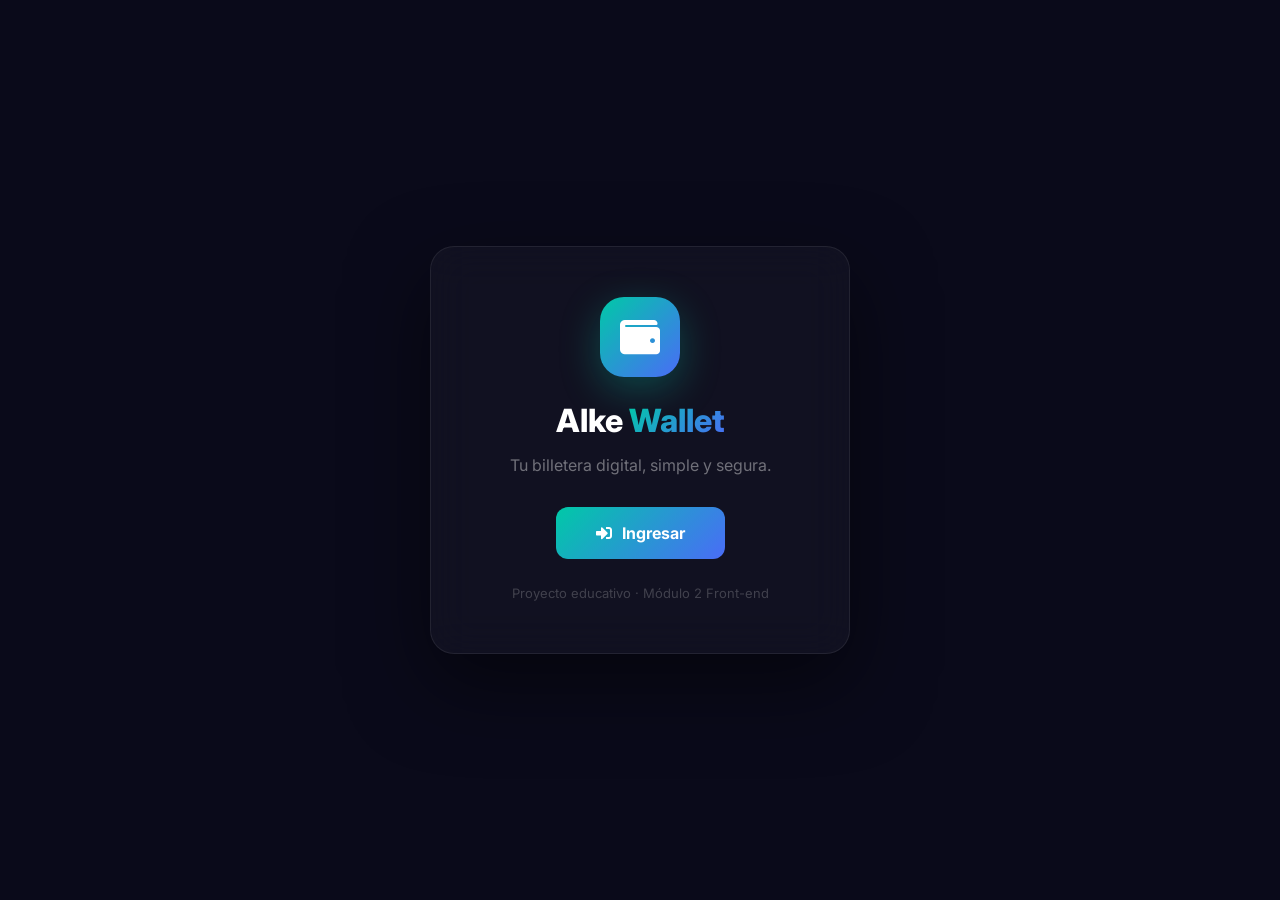
<file: Localstorage/index.html>
<!DOCTYPE html>
<html lang="es">
<head>
    <meta charset="UTF-8">
    <meta name="viewport" content="width=device-width, initial-scale=1.0">
    <title>Alke Wallet - Bienvenido</title>
    <link href="https://cdn.jsdelivr.net/npm/bootstrap@5.3.3/dist/css/bootstrap.min.css" rel="stylesheet">
    <link rel="stylesheet" href="https://cdnjs.cloudflare.com/ajax/libs/font-awesome/5.15.4/css/all.min.css">
    <link href="https://fonts.googleapis.com/css2?family=Inter:wght@400;500;600;700;800&display=swap" rel="stylesheet">
    <link rel="stylesheet" href="css/styles.css">
    <style>
        body {
            background: #0a0a1a;
            display: flex;
            align-items: center;
            justify-content: center;
            min-height: 100vh;
            margin: 0;
            padding: 20px;
        }
        .landing-card {
            background: rgba(255,255,255,0.03);
            backdrop-filter: blur(20px);
            -webkit-backdrop-filter: blur(20px);
            border: 1px solid rgba(255,255,255,0.08);
            border-radius: 24px;
            padding: 50px 40px;
            text-align: center;
            max-width: 420px;
            width: 100%;
            box-shadow: 0 30px 80px rgba(0,0,0,0.5);
        }
        .landing-icon {
            width: 80px;
            height: 80px;
            background: linear-gradient(135deg, #00C9A7, #4A6CF7);
            border-radius: 24px;
            display: inline-flex;
            align-items: center;
            justify-content: center;
            font-size: 40px;
            color: white;
            box-shadow: 0 12px 40px rgba(0,201,167,0.3);
            margin-bottom: 20px;
        }
        .landing-title {
            color: white;
            font-size: 32px;
            font-weight: 800;
            margin-bottom: 8px;
        }
        .landing-title span {
            background: linear-gradient(135deg, #00C9A7, #4A6CF7);
            -webkit-background-clip: text;
            -webkit-text-fill-color: transparent;
        }
        .landing-sub {
            color: rgba(255,255,255,0.4);
            font-size: 16px;
            margin-bottom: 30px;
        }
        .btn-landing {
            background: linear-gradient(135deg, #00C9A7, #4A6CF7);
            border: none;
            border-radius: 12px;
            padding: 14px 40px;
            font-weight: 700;
            font-size: 16px;
            color: white;
            transition: all 0.3s ease;
            text-decoration: none;
            display: inline-block;
        }
        .btn-landing:hover {
            transform: translateY(-3px);
            box-shadow: 0 12px 40px rgba(0,201,167,0.35);
            color: white;
        }
        .landing-footer {
            color: rgba(255,255,255,0.2);
            font-size: 13px;
            margin-top: 25px;
        }
    </style>
</head>
<body>
    <div class="landing-card">
        <div class="landing-icon"><i class="fas fa-wallet"></i></div>
        <div class="landing-title">Alke <span>Wallet</span></div>
        <div class="landing-sub">Tu billetera digital, simple y segura.</div>
        <a href="login.html" class="btn-landing">
            <i class="fas fa-sign-in-alt" style="margin-right: 10px;"></i>Ingresar
        </a>
        <div class="landing-footer">Proyecto educativo · Módulo 2 Front-end</div>
    </div>

    <script>
        // Redirigir si ya hay sesión
        if (localStorage.getItem('isLoggedIn') === 'true') {
            window.location.href = 'menu.html';
        }
    </script>
</body>
</html>
</file>
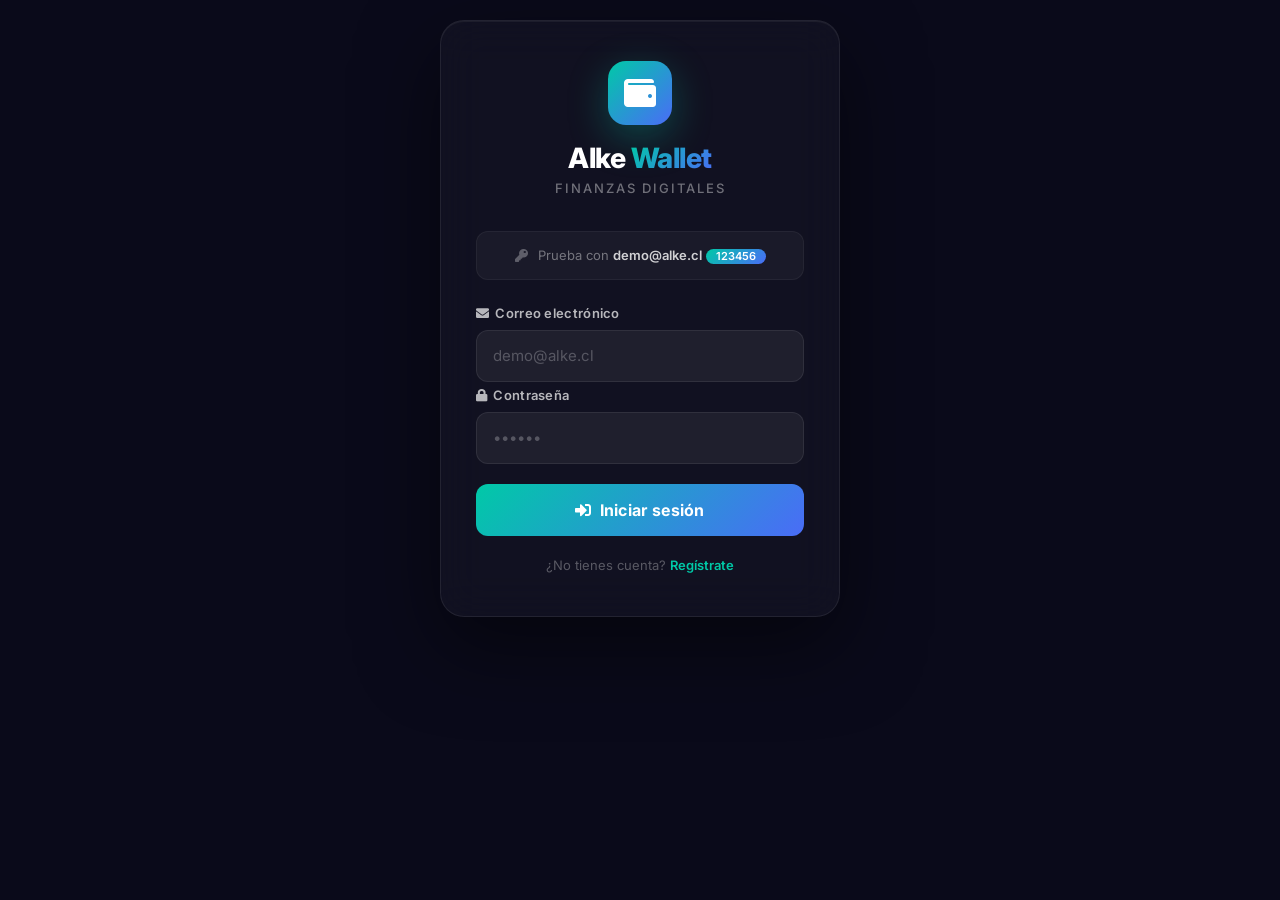
<file: Localstorage/deposit.html>
<!DOCTYPE html>
<html lang="es">
<head>
    <meta charset="UTF-8">
    <meta name="viewport" content="width=device-width, initial-scale=1.0">
    <title>Alke Wallet - Depositar</title>
    <link href="https://cdn.jsdelivr.net/npm/bootstrap@5.3.3/dist/css/bootstrap.min.css" rel="stylesheet">
    <link rel="stylesheet" href="https://cdnjs.cloudflare.com/ajax/libs/font-awesome/5.15.4/css/all.min.css">
    <link href="https://fonts.googleapis.com/css2?family=Inter:wght@400;500;600;700;800&display=swap" rel="stylesheet">
    <link rel="stylesheet" href="css/styles.css">
</head>
<body>
    <div class="deposit-wrapper">
        <div class="deposit-card">
            <a href="menu.html" class="back-link">
                <i class="fas fa-arrow-left"></i> Volver
            </a>
            <div class="page-title"><i class="fas fa-arrow-down"></i> Depositar</div>
            <div class="page-sub">Agrega fondos a tu cuenta</div>

            <div class="current-balance">
                <div class="label">Saldo actual</div>
                <div class="amount" id="currentBalance">$0 CLP</div>
            </div>

            <form id="depositForm">
                <div class="form-group">
                    <label for="depositAmount"><i class="fas fa-money-bill-wave" style="margin-right: 6px;"></i>Monto a depositar</label>
                    <div class="input-group">
                        <div class="input-group-prepend">
                            <span class="input-group-text">$</span>
                        </div>
                        <input type="number" class="form-control" id="depositAmount" placeholder="0" min="1" step="1" required>
                    </div>
                </div>

                <div class="quick-amounts">
                    <div class="quick-amount" data-amount="1000">$1k</div>
                    <div class="quick-amount" data-amount="5000">$5k</div>
                    <div class="quick-amount" data-amount="10000">$10k</div>
                    <div class="quick-amount" data-amount="50000">$50k</div>
                </div>

                <div class="alert-container" id="alertContainer"></div>

                <div class="deposit-confirmation" id="depositConfirmation">
                    <i class="fas fa-check-circle" style="margin-right: 8px;"></i>
                    ¡Depósito exitoso! <strong id="depositAmountDisplay">$0</strong>
                </div>

                <button type="submit" class="btn-deposit" id="depositBtn">
                    <i class="fas fa-check-circle" style="margin-right: 8px;"></i>Realizar depósito
                </button>
            </form>

            <a href="menu.html" class="btn-menu">
                <i class="fas fa-home" style="margin-right: 8px;"></i>Menú Principal
            </a>
        </div>
    </div>

    <script src="https://code.jquery.com/jquery-3.7.1.min.js"></script>
    <script src="js/data.js"></script>
    <script src="js/ui.js"></script>
    <script src="js/auth.js"></script>
    <script src="js/wallet.js"></script>
    <script src="js/contacts.js"></script>
    <script src="js/main.js"></script>
    <script>
        $(document).ready(function() {
            if (localStorage.getItem('isLoggedIn') !== 'true') {
                window.location.href = 'login.html';
                return;
            }

            const user = window.Alke.data.usuarioActual();
            if (!user) {
                window.location.href = 'login.html';
                return;
            }

            let balance = user.saldo || 0;
            $('#currentBalance').text(`$${balance.toLocaleString()} CLP`);

            function showAlert(message, type) {
                const container = $('#alertContainer');
                const alertClass = type === 'success' ? 'alert-success' : 'alert-danger';
                const icon = type === 'success' ? 'fa-check-circle' : 'fa-exclamation-circle';
                container.html(`
                    <div class="alert ${alertClass} show" role="alert">
                        <i class="fas ${icon}"></i> ${message}
                    </div>
                `);
                setTimeout(() => {
                    $('.alert').fadeOut(300, function() { $(this).remove(); });
                }, 5000);
            }

            $('.quick-amount').click(function() {
                $('#depositAmount').val($(this).data('amount'));
            });

            $('#depositForm').submit(function(e) {
                e.preventDefault();
                const amount = parseFloat($('#depositAmount').val());
                const btn = $('#depositBtn');

                if (!amount || amount <= 0) {
                    showAlert('Ingresa un monto válido.', 'error');
                    return;
                }

                btn.prop('disabled', true).html('<i class="fas fa-spinner fa-spin"></i> Procesando...');

                setTimeout(() => {
                    const result = window.Alke.wallet.depositar(amount);
                    if (result.ok) {
                        $('#currentBalance').text(`$${result.saldo.toLocaleString()} CLP`);
                        $('#depositAmountDisplay').text(`$${amount.toLocaleString()} CLP`);
                        $('#depositConfirmation').addClass('show');
                        showAlert(`¡Depósito exitoso! $${amount.toLocaleString()} CLP acreditados.`, 'success');
                        $('#depositAmount').val('');
                        btn.prop('disabled', false).html('<i class="fas fa-check-circle" style="margin-right: 8px;"></i>Realizar depósito');

                        setTimeout(() => {
                            window.location.href = 'menu.html';
                        }, 2000);
                    } else {
                        showAlert(result.error, 'error');
                        btn.prop('disabled', false).html('<i class="fas fa-check-circle" style="margin-right: 8px;"></i>Realizar depósito');
                    }
                }, 800);
            });
        });
    </script>
</body>
</html>
</file>
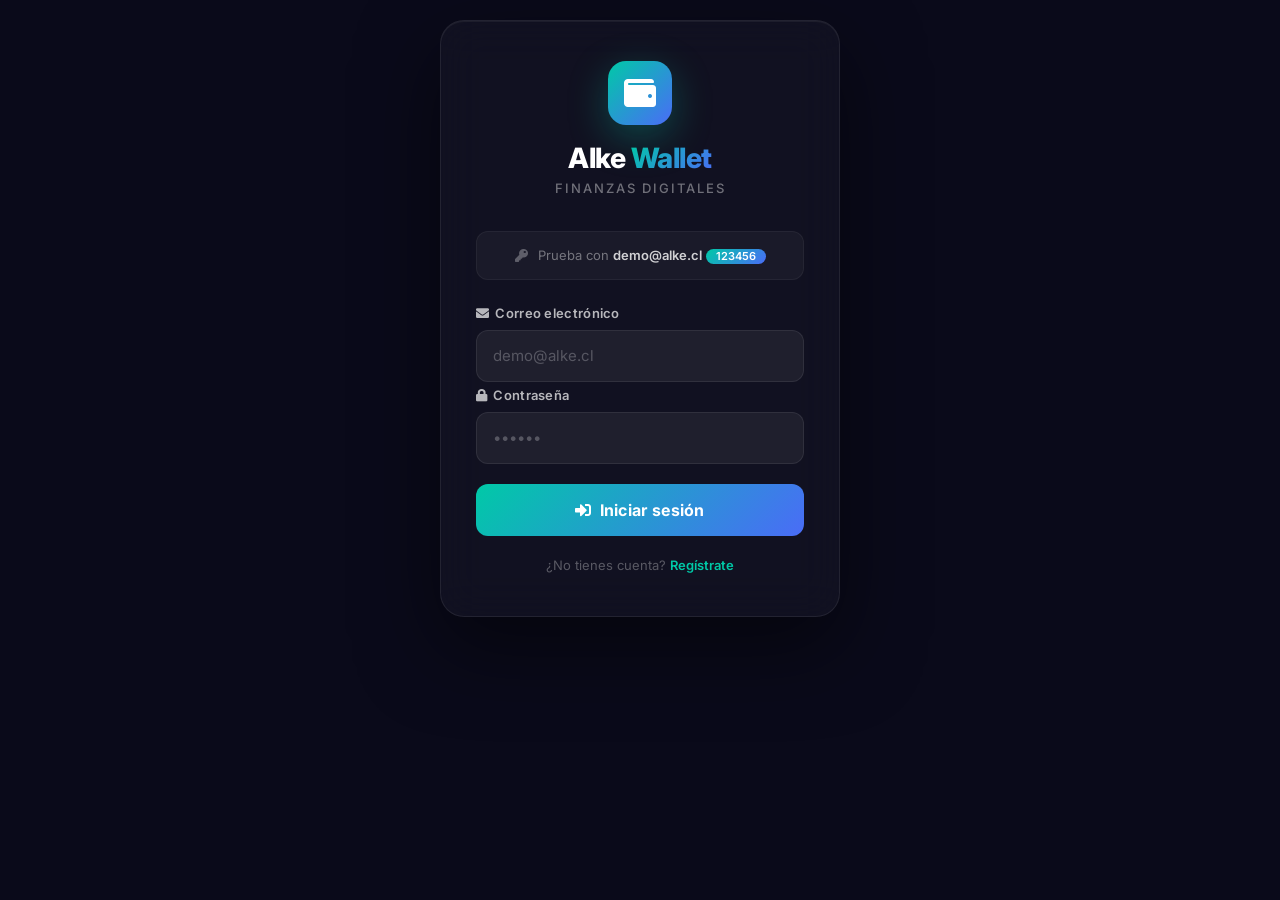
<file: Localstorage/login.html>
<!DOCTYPE html>
<html lang="es">
<head>
    <meta charset="UTF-8">
    <meta name="viewport" content="width=device-width, initial-scale=1.0">
    <title>Alke Wallet - Iniciar Sesión</title>
    <link href="https://cdn.jsdelivr.net/npm/bootstrap@5.3.3/dist/css/bootstrap.min.css" rel="stylesheet">
    <link rel="stylesheet" href="https://cdnjs.cloudflare.com/ajax/libs/font-awesome/5.15.4/css/all.min.css">
    <link href="https://fonts.googleapis.com/css2?family=Inter:wght@400;500;600;700;800&display=swap" rel="stylesheet">
    <link rel="stylesheet" href="css/styles.css">
</head>
<body>
    <div class="login-wrapper">
        <div class="login-card">
            <div class="logo-container">
                <div class="logo-icon"><i class="fas fa-wallet"></i></div>
                <div class="logo-text">Alke <span>Wallet</span></div>
                <div class="logo-sub">Finanzas digitales</div>
            </div>

            <div class="test-credentials">
                <p>
                    <i class="fas fa-key" style="color: rgba(255,255,255,0.3); margin-right: 6px;"></i>
                    Prueba con <strong>demo@alke.cl</strong>
                    <span class="badge">123456</span>
                </p>
            </div>

            <form id="loginForm">
                <div class="form-group">
                    <label for="email"><i class="fas fa-envelope" style="margin-right: 6px;"></i>Correo electrónico</label>
                    <input type="email" class="form-control" id="email" placeholder="demo@alke.cl" required>
                </div>
                <div class="form-group">
                    <label for="password"><i class="fas fa-lock" style="margin-right: 6px;"></i>Contraseña</label>
                    <input type="password" class="form-control" id="password" placeholder="••••••" required>
                </div>

                <div class="alert-container" id="alertContainer"></div>

                <button type="submit" class="btn-login" id="loginBtn">
                    <i class="fas fa-sign-in-alt" style="margin-right: 8px;"></i>Iniciar sesión
                </button>
            </form>

            <div class="footer-link">
                ¿No tienes cuenta? <a href="#">Regístrate</a>
            </div>
        </div>
    </div>

    <script src="https://code.jquery.com/jquery-3.7.1.min.js"></script>
    <script src="js/data.js"></script>
    <script src="js/ui.js"></script>
    <script src="js/auth.js"></script>
    <script src="js/wallet.js"></script>
    <script src="js/contacts.js"></script>
    <script src="js/main.js"></script>
    <script>
        $(document).ready(function() {
            // Verificar si ya hay sesión
            if (localStorage.getItem('isLoggedIn') === 'true') {
                window.location.href = 'menu.html';
            }

            function showAlert(message, type) {
                const container = $('#alertContainer');
                const alertClass = type === 'success' ? 'alert-success' : 'alert-danger';
                const icon = type === 'success' ? 'fa-check-circle' : 'fa-exclamation-circle';
                container.html(`
                    <div class="alert ${alertClass} show" role="alert">
                        <i class="fas ${icon}"></i> ${message}
                    </div>
                `);
                setTimeout(() => {
                    $('.alert').fadeOut(300, function() { $(this).remove(); });
                }, 5000);
            }

            $('#loginForm').submit(function(e) {
                e.preventDefault();

                const email = $('#email').val().trim();
                const password = $('#password').val().trim();
                const btn = $('#loginBtn');

                if (!email || !password) {
                    showAlert('Por favor, completa todos los campos.', 'error');
                    return;
                }

                btn.prop('disabled', true).html('<i class="fas fa-spinner fa-spin"></i> Verificando...');

                // Usar el objeto Alke.auth.login
                const result = window.Alke.auth.login(email, password);

                setTimeout(() => {
                    if (result.ok) {
                        showAlert('¡Bienvenido a Alke Wallet! Redirigiendo...', 'success');
                        localStorage.setItem('isLoggedIn', 'true');
                        localStorage.setItem('userEmail', email);

                        setTimeout(() => {
                            window.location.href = 'menu.html';
                        }, 1500);
                    } else {
                        showAlert(result.error || 'Credenciales incorrectas.', 'error');
                        btn.prop('disabled', false).html('<i class="fas fa-sign-in-alt" style="margin-right: 8px;"></i>Iniciar sesión');
                        $('#password').val('').focus();
                    }
                }, 800);
            });
        });
    </script>
</body>
</html>
</file>
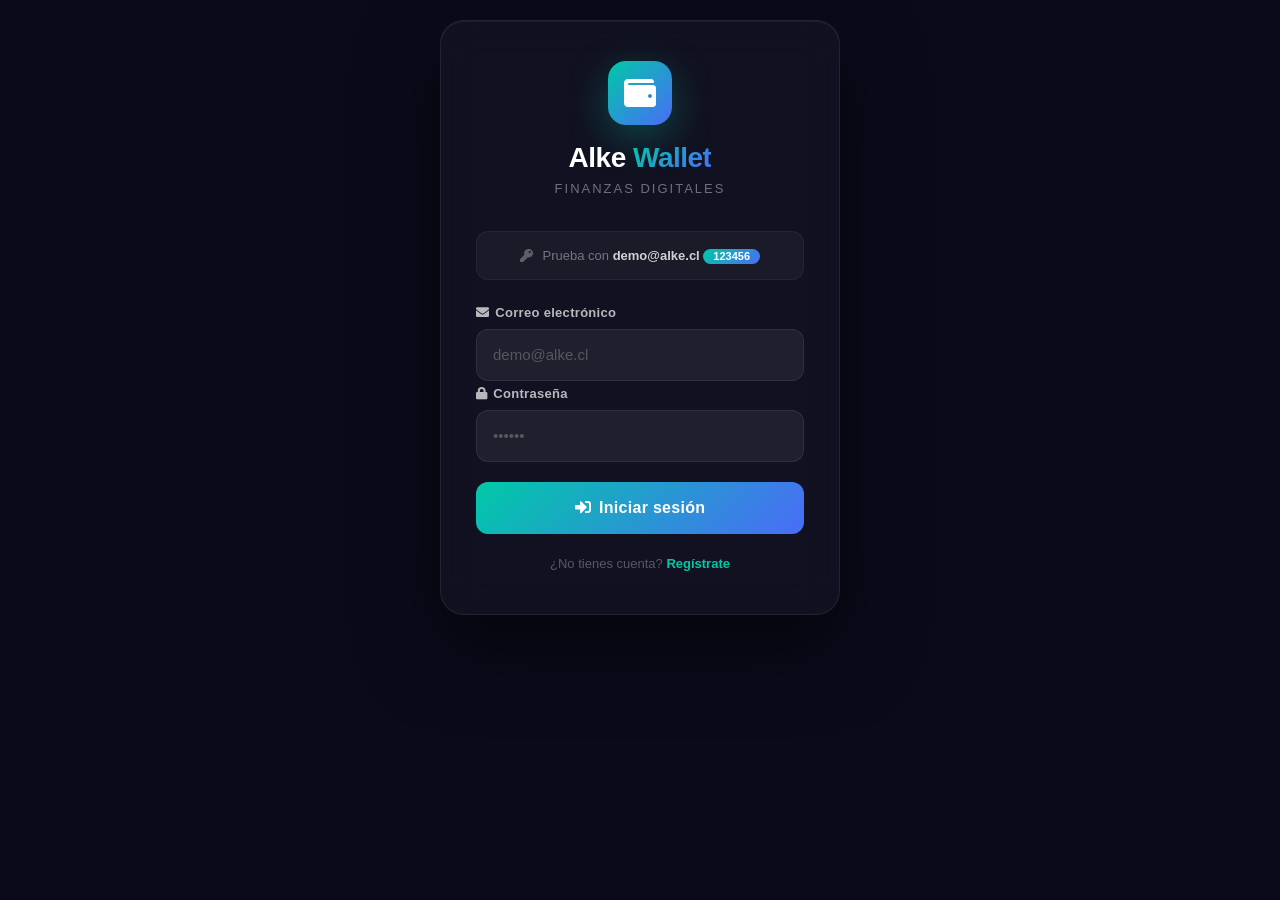
<file: Localstorage/menu.html>
<!DOCTYPE html>
<html lang="es">
<head>
    <meta charset="UTF-8">
    <meta name="viewport" content="width=device-width, initial-scale=1.0">
    <title>Alke Wallet - Menú Principal</title>
    <link href="https://cdn.jsdelivr.net/npm/bootstrap@5.3.3/dist/css/bootstrap.min.css" rel="stylesheet">
    <link rel="stylesheet" href="https://cdnjs.cloudflare.com/ajax/libs/font-awesome/5.15.4/css/all.min.css">
    <link href="https://fonts.googleapis.com/css2?family=Inter:wght@400;500;600;700;800&display=swap" rel="stylesheet">
    <link rel="stylesheet" href="css/styles.css">
</head>
<body>
    <div class="menu-wrapper">
        <div class="menu-card">
            <div class="menu-header">
                <div class="menu-brand">
                    <div class="brand-icon"><i class="fas fa-wallet"></i></div>
                    <div class="brand-text">Alke <span>Wallet</span></div>
                </div>
                <div class="user-info">
                    <div>
                        <div class="user-name">
                            <strong id="userGreeting">Usuario</strong>
                        </div>
                    </div>
                    <div class="user-avatar" id="userAvatar">U</div>
                </div>
            </div>

            <div class="balance-box">
                <div class="label">Saldo disponible</div>
                <div class="amount" id="balanceDisplay">
                    $0 <span class="currency">CLP</span>
                </div>
                <div class="sub"><i class="fas fa-credit-card"></i> Cuenta principal</div>
            </div>

            <div class="menu-grid">
                <a href="deposit.html" class="menu-item">
                    <i class="fas fa-arrow-down"></i>
                    <span>Depositar</span>
                </a>
                <a href="sendmoney.html" class="menu-item">
                    <i class="fas fa-paper-plane"></i>
                    <span>Enviar</span>
                </a>
                <a href="transactions.html" class="menu-item">
                    <i class="fas fa-history"></i>
                    <span>Movimientos</span>
                </a>
            </div>

            <button class="btn-logout" id="logoutBtn">
                <i class="fas fa-sign-out-alt" style="margin-right: 8px;"></i>Cerrar sesión
            </button>
        </div>
    </div>

    <script src="https://code.jquery.com/jquery-3.7.1.min.js"></script>
    <script src="js/data.js"></script>
    <script src="js/ui.js"></script>
    <script src="js/auth.js"></script>
    <script src="js/wallet.js"></script>
    <script src="js/contacts.js"></script>
    <script src="js/main.js"></script>
    <script>
        $(document).ready(function() {
            // Verificar sesión
            if (localStorage.getItem('isLoggedIn') !== 'true') {
                window.location.href = 'login.html';
                return;
            }

            // Obtener datos del usuario
            const user = window.Alke.data.usuarioActual();
            if (!user) {
                window.location.href = 'login.html';
                return;
            }

            // Mostrar datos del usuario
            const email = user.email || 'Usuario';
            $('#userGreeting').text(email);
            $('#userAvatar').text(email.charAt(0).toUpperCase());

            // Mostrar saldo
            const saldo = user.saldo || 0;
            $('#balanceDisplay').html(`$${saldo.toLocaleString()} <span class="currency">CLP</span>`);

            // Cerrar sesión
            $('#logoutBtn').click(function() {
                localStorage.removeItem('isLoggedIn');
                localStorage.removeItem('userEmail');
                window.Alke.auth.logout();
                window.location.href = 'login.html';
            });
        });
    </script>
</body>
</html>
</file>
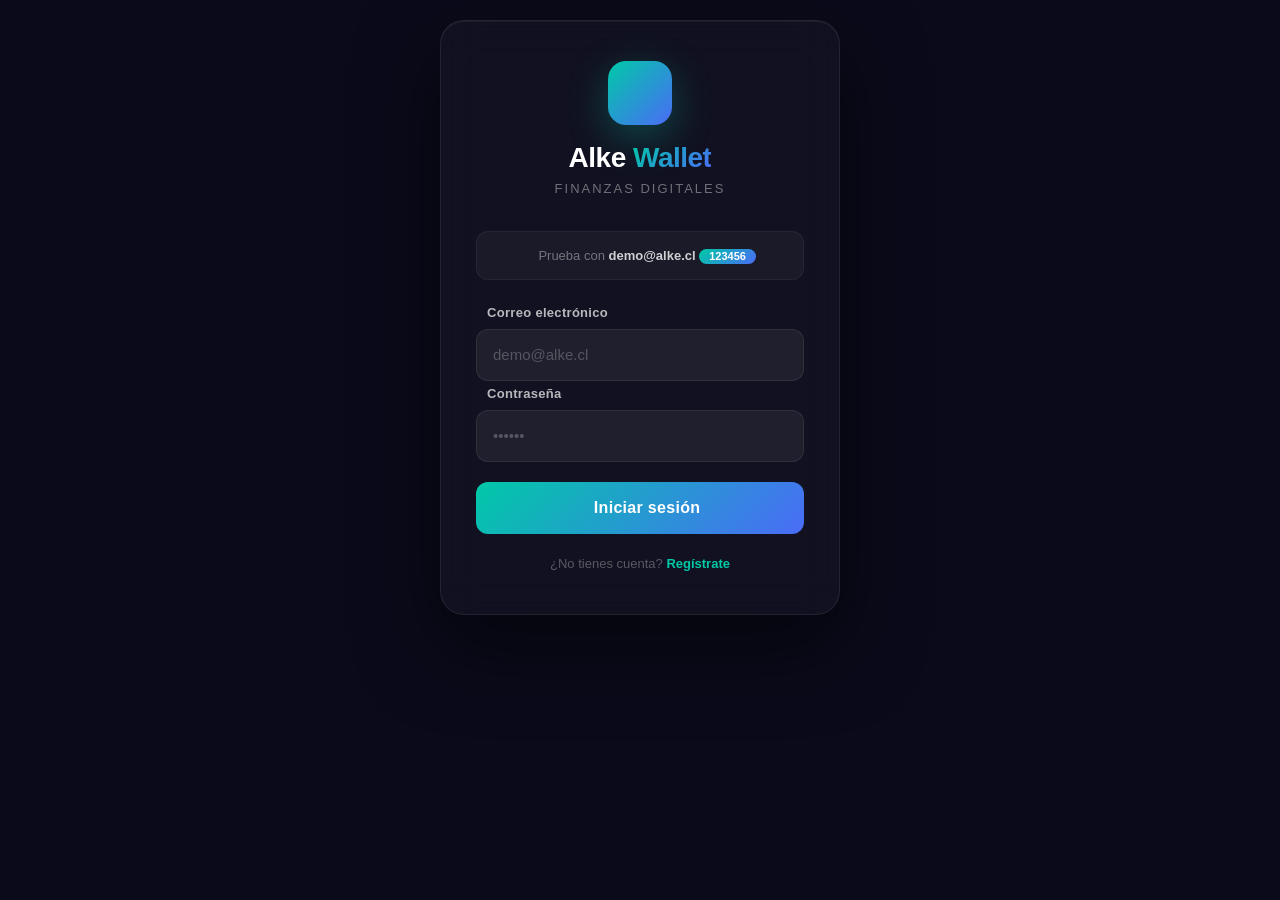
<file: Localstorage/sendmoney.html>
<!DOCTYPE html>
<html lang="es">
<head>
    <meta charset="UTF-8">
    <meta name="viewport" content="width=device-width, initial-scale=1.0">
    <title>Alke Wallet - Enviar Dinero</title>
    <link href="https://cdn.jsdelivr.net/npm/bootstrap@5.3.3/dist/css/bootstrap.min.css" rel="stylesheet">
    <link rel="stylesheet" href="https://cdnjs.cloudflare.com/ajax/libs/font-awesome/5.15.4/css/all.min.css">
    <link href="https://fonts.googleapis.com/css2?family=Inter:wght@400;500;600;700;800&display=swap" rel="stylesheet">
    <link rel="stylesheet" href="css/styles.css">
</head>
<body>
    <div class="send-wrapper">
        <div class="send-card">
            <a href="menu.html" class="back-link">
                <i class="fas fa-arrow-left"></i> Volver
            </a>
            <div class="page-title"><i class="fas fa-paper-plane"></i> Enviar Dinero</div>
            <div class="page-sub">Transfiere fondos a tus contactos</div>

            <div class="current-balance">
                <div class="label">Saldo disponible</div>
                <div class="amount" id="currentBalance">$0 CLP</div>
            </div>

            <form id="searchForm">
                <div class="form-group">
                    <label><i class="fas fa-search" style="margin-right: 6px;"></i>Buscar contacto</label>
                    <div class="input-group">
                        <div class="input-group-prepend">
                            <span class="input-group-text"><i class="fas fa-user"></i></span>
                        </div>
                        <input type="text" class="form-control" id="searchContact" placeholder="Nombre, CBU, alias...">
                        <div class="input-group-append">
                            <button class="btn-search" type="submit"><i class="fas fa-search"></i></button>
                        </div>
                    </div>
                </div>
            </form>

            <button class="btn-add" id="showAddContactBtn">
                <i class="fas fa-user-plus" style="margin-right: 8px;"></i>Agregar contacto
            </button>

            <div class="add-contact-form" id="addContactForm">
                <h5><i class="fas fa-user-plus" style="color: #00C9A7; margin-right: 8px;"></i>Nuevo Contacto</h5>
                <form id="newContactForm">
                    <div class="form-group">
                        <label>Nombre completo</label>
                        <input type="text" class="form-control" id="newName" placeholder="Nombre y apellido" required>
                    </div>
                    <div class="form-group">
                        <label>CBU (9 dígitos)</label>
                        <input type="text" class="form-control" id="newCbu" placeholder="Ej: 123456789" maxlength="9" required>
                        <div class="invalid-feedback" id="cbuError" style="display: none;">
                            El CBU debe tener exactamente 9 dígitos numéricos.
                        </div>
                    </div>
                    <div class="form-group">
                        <label>Alias</label>
                        <input type="text" class="form-control" id="newAlias" placeholder="Alias del contacto" required>
                    </div>
                    <div class="form-group">
                        <label>Banco</label>
                        <input type="text" class="form-control" id="newBank" placeholder="Nombre del banco" required>
                    </div>
                    <div class="alert-container" id="addContactAlert"></div>
                    <button type="submit" class="btn-deposit" style="background: linear-gradient(135deg, #00C9A7, #4A6CF7);">
                        <i class="fas fa-save"></i> Guardar contacto
                    </button>
                    <button type="button" class="btn btn-secondary w-100 mt-2" style="background: rgba(255,255,255,0.06); color: rgba(255,255,255,0.5);" id="cancelAddContact">
                        <i class="fas fa-times"></i> Cancelar
                    </button>
                </form>
            </div>

            <h5 style="color: rgba(255,255,255,0.5); font-size: 14px; margin: 20px 0 12px;">
                <i class="fas fa-address-book" style="margin-right: 8px;"></i>Mis Contactos
            </h5>

            <div id="contactList"></div>

            <div class="amount-input-group" id="amountInputGroup">
                <div class="form-group">
                    <label for="sendAmount"><i class="fas fa-money-bill-wave" style="margin-right: 6px;"></i>Monto a enviar</label>
                    <div class="input-group">
                        <div class="input-group-prepend">
                            <span class="input-group-text">$</span>
                        </div>
                        <input type="number" class="form-control" id="sendAmount" placeholder="0" min="1" step="1">
                    </div>
                </div>
            </div>

            <button class="btn-send" id="sendMoneyBtn" disabled>
                <i class="fas fa-arrow-right" style="margin-right: 8px;"></i>Enviar dinero
            </button>

            <div class="confirmation-message" id="confirmationMessage">
                <i class="fas fa-check-circle" style="margin-right: 8px;"></i>
                ¡Envío exitoso a <strong id="receiverName"></strong>!
            </div>

            <a href="menu.html" class="btn-menu">
                <i class="fas fa-home" style="margin-right: 8px;"></i>Menú Principal
            </a>
        </div>
    </div>

    <script src="https://code.jquery.com/jquery-3.7.1.min.js"></script>
    <script src="js/data.js"></script>
    <script src="js/ui.js"></script>
    <script src="js/auth.js"></script>
    <script src="js/wallet.js"></script>
    <script src="js/contacts.js"></script>
    <script src="js/main.js"></script>
    <script>
        $(document).ready(function() {
            // Verificar sesión
            if (localStorage.getItem('isLoggedIn') !== 'true') {
                window.location.href = 'login.html';
                return;
            }

            const user = window.Alke.data.usuarioActual();
            if (!user) {
                window.location.href = 'login.html';
                return;
            }

            let balance = user.saldo || 0;
            let selectedContact = null;
            // Usar directamente los contactos del usuario
            let contacts = user.contactos || [];

            $('#currentBalance').text(`$${balance.toLocaleString()} CLP`);

            // Función para renderizar contactos
            function renderContacts() {
                const list = $('#contactList');
                list.empty();

                // Actualizar la referencia de contactos
                contacts = user.contactos || [];

                if (contacts.length === 0) {
                    list.html('<p style="color: rgba(255,255,255,0.3); font-size: 14px;">Aún no tienes contactos.</p>');
                    return;
                }

                contacts.forEach((c, index) => {
                    const cbuDisplay = c.cuenta || c.cbu || 'N/A';
                    const aliasDisplay = c.alias || 'N/A';
                    const bancoDisplay = c.banco || 'Sin banco';

                    const item = $(`
                        <div class="contact-item" data-index="${index}">
                            <div class="contact-name">${c.nombre}</div>
                            <div class="contact-details">CBU: ${cbuDisplay} | Alias: ${aliasDisplay}</div>
                            <span class="contact-bank"><i class="fas fa-university"></i> ${bancoDisplay}</span>
                        </div>
                    `);

                    item.click(function() {
                        $('.contact-item').removeClass('selected');
                        item.addClass('selected');
                        selectedContact = index;
                        $('#amountInputGroup').addClass('show');
                        $('#sendMoneyBtn').prop('disabled', false).addClass('show');
                        $('#sendAmount').focus();
                        $('#confirmationMessage').removeClass('show');
                    });

                    list.append(item);
                });
            }

            // Renderizar contactos iniciales
            renderContacts();

            // Función para mostrar alertas
            function showAlert(container, message, type) {
                const alertClass = type === 'success' ? 'alert-success' : 'alert-danger';
                const icon = type === 'success' ? 'fa-check-circle' : 'fa-exclamation-circle';
                $(container).html(`
                    <div class="alert ${alertClass} show" role="alert">
                        <i class="fas ${icon}"></i> ${message}
                    </div>
                `);
                setTimeout(() => {
                    $(container).find('.alert').fadeOut(300, function() { $(this).remove(); });
                }, 4000);
            }

            // Mostrar/ocultar formulario de agregar contacto
            $('#showAddContactBtn').click(function() {
                $('#addContactForm').toggleClass('show');
                $(this).text($('#addContactForm').hasClass('show') ? '✕ Cerrar' : '<i class="fas fa-user-plus" style="margin-right:8px;"></i>Agregar contacto');
                if (!$('#addContactForm').hasClass('show')) {
                    $('#newContactForm')[0].reset();
                    $('.form-control').removeClass('is-invalid');
                    $('#cbuError').hide();
                }
            });

            $('#cancelAddContact').click(function() {
                $('#addContactForm').removeClass('show');
                $('#showAddContactBtn').html('<i class="fas fa-user-plus" style="margin-right:8px;"></i>Agregar contacto');
                $('#newContactForm')[0].reset();
                $('.form-control').removeClass('is-invalid');
                $('#cbuError').hide();
            });

            // Validar CBU (9 dígitos)
            function validateCBU(cbu) {
                return /^\d{9}$/.test(cbu);
            }

            // Agregar contacto - CORREGIDO (sin duplicación)
            $('#newContactForm').submit(function(e) {
                e.preventDefault();

                const name = $('#newName').val().trim();
                const cbu = $('#newCbu').val().trim();
                const alias = $('#newAlias').val().trim();
                const bank = $('#newBank').val().trim();

                let isValid = true;

                // Validar nombre
                if (!name) {
                    $('#newName').addClass('is-invalid');
                    isValid = false;
                } else {
                    $('#newName').removeClass('is-invalid');
                }

                // Validar CBU (9 dígitos)
                if (!cbu || !validateCBU(cbu)) {
                    $('#newCbu').addClass('is-invalid');
                    $('#cbuError').show();
                    isValid = false;
                } else {
                    $('#newCbu').removeClass('is-invalid');
                    $('#cbuError').hide();
                }

                // Validar alias
                if (!alias) {
                    $('#newAlias').addClass('is-invalid');
                    isValid = false;
                } else {
                    $('#newAlias').removeClass('is-invalid');
                }

                // Validar banco
                if (!bank) {
                    $('#newBank').addClass('is-invalid');
                    isValid = false;
                } else {
                    $('#newBank').removeClass('is-invalid');
                }

                if (!isValid) {
                    showAlert('#addContactAlert', 'Completa todos los campos correctamente.', 'error');
                    return;
                }

                // Crear el nuevo contacto
                const newContact = {
                    nombre: name,
                    cuenta: cbu,
                    alias: alias,
                    banco: bank
                };

                // Agregar usando la función de contacts.js (SOLO UNA VEZ)
                window.Alke.contacts.agregar(name, cbu);

                // Actualizar la referencia de contactos
                contacts = user.contactos || [];

                // Limpiar campos
                $('#newContactForm')[0].reset();
                $('.form-control').removeClass('is-invalid');
                $('#cbuError').hide();

                // Ocultar formulario
                $('#addContactForm').removeClass('show');
                $('#showAddContactBtn').html('<i class="fas fa-user-plus" style="margin-right:8px;"></i>Agregar contacto');

                // Renderizar la lista actualizada
                renderContacts();

                showAlert('#addContactAlert', '✅ Contacto agregado exitosamente.', 'success');
            });

            // Buscar contacto
            $('#searchForm').submit(function(e) {
                e.preventDefault();
                const query = $('#searchContact').val().toLowerCase();
                let found = false;

                $('.contact-item').each(function() {
                    const text = $(this).text().toLowerCase();
                    if (text.includes(query)) {
                        $(this).show();
                        found = true;
                    } else {
                        $(this).hide();
                    }
                });

                if (!found && query) {
                    showAlert('#alertContainer', `No se encontraron contactos: "${query}"`, 'error');
                }
            });

            // Enviar dinero
            $('#sendMoneyBtn').click(function() {
                if (selectedContact === null) {
                    alert('Selecciona un contacto.');
                    return;
                }

                const amount = parseFloat($('#sendAmount').val());
                if (!amount || amount <= 0) {
                    alert('Ingresa un monto válido.');
                    return;
                }

                if (amount > balance) {
                    alert(`Saldo insuficiente. Disponible: $${balance.toLocaleString()} CLP`);
                    return;
                }

                const contact = contacts[selectedContact];
                if (!contact) {
                    alert('Contacto no encontrado.');
                    return;
                }

                if (confirm(`¿Enviar $${amount.toLocaleString()} CLP a ${contact.nombre}?`)) {
                    const result = window.Alke.wallet.transferir(contact.nombre, amount);
                    if (result.ok) {
                        balance = result.saldo;
                        $('#currentBalance').text(`$${balance.toLocaleString()} CLP`);
                        $('#receiverName').text(contact.nombre);
                        $('#confirmationMessage').addClass('show');

                        // Limpiar selección
                        $('.contact-item').removeClass('selected');
                        selectedContact = null;
                        $('#amountInputGroup').removeClass('show');
                        $('#sendMoneyBtn').removeClass('show').prop('disabled', true);
                        $('#sendAmount').val('');

                        setTimeout(() => {
                            window.location.href = 'menu.html';
                        }, 2000);
                    } else {
                        alert(result.error);
                    }
                }
            });

            // Validar CBU en tiempo real (solo números y máximo 9 dígitos)
            $('#newCbu').on('input', function() {
                this.value = this.value.replace(/\D/g, '').slice(0, 9);
                if (this.value.length === 9) {
                    $(this).removeClass('is-invalid');
                    $('#cbuError').hide();
                }
            });
        });
    </script>
</body>
</html>
</file>
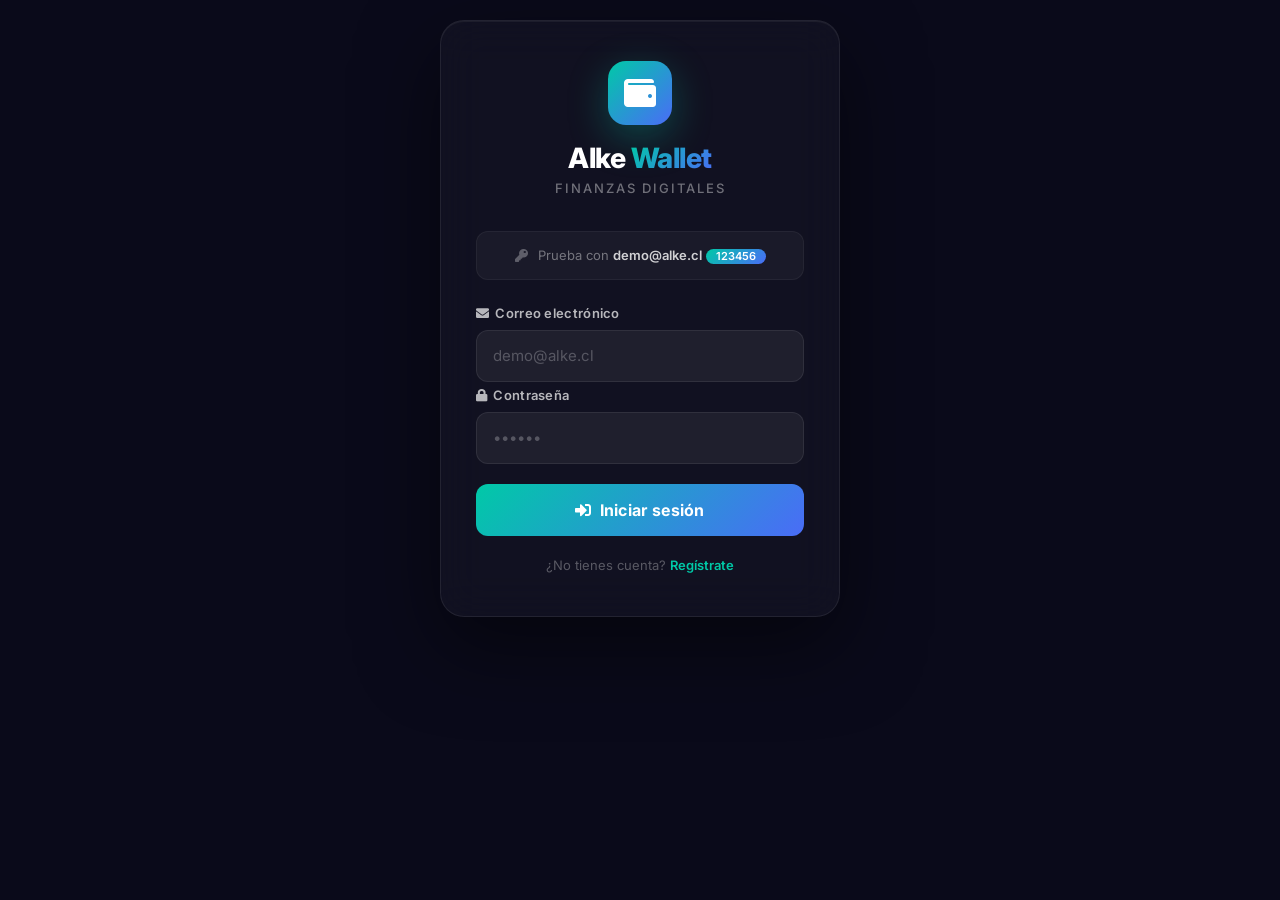
<file: Localstorage/transactions.html>
<!DOCTYPE html>
<html lang="es">
<head>
    <meta charset="UTF-8">
    <meta name="viewport" content="width=device-width, initial-scale=1.0">
    <title>Alke Wallet - Últimos Movimientos</title>
    <link href="https://cdn.jsdelivr.net/npm/bootstrap@5.3.3/dist/css/bootstrap.min.css" rel="stylesheet">
    <link rel="stylesheet" href="https://cdnjs.cloudflare.com/ajax/libs/font-awesome/5.15.4/css/all.min.css">
    <link href="https://fonts.googleapis.com/css2?family=Inter:wght@400;500;600;700;800&display=swap" rel="stylesheet">
    <link rel="stylesheet" href="css/styles.css">
</head>
<body>
    <div class="transactions-wrapper">
        <div class="transactions-card">
            <a href="menu.html" class="back-link">
                <i class="fas fa-arrow-left"></i> Volver
            </a>
            <div class="page-title"><i class="fas fa-history"></i> Últimos Movimientos</div>
            <div class="page-sub">Historial completo de transacciones</div>

            <div class="filter-group">
                <label for="filterType"><i class="fas fa-filter" style="margin-right: 4px;"></i>Filtrar:</label>
                <select class="filter-select" id="filterType">
                    <option value="all">Todos los movimientos</option>
                    <option value="deposito">Depósitos</option>
                    <option value="envio">Envíos</option>
                    <option value="recepcion">Recepciones</option>
                    <option value="retiro">Retiros</option>
                </select>
            </div>

            <div class="transaction-counter">
                Mostrando <span id="visibleCount">0</span> transacciones
            </div>

            <div class="list-group" id="transactionList"></div>

            <a href="menu.html" class="btn-menu">
                <i class="fas fa-home" style="margin-right: 8px;"></i>Menú Principal
            </a>
        </div>
    </div>

    <script src="https://code.jquery.com/jquery-3.7.1.min.js"></script>
    <script src="js/data.js"></script>
    <script src="js/ui.js"></script>
    <script src="js/auth.js"></script>
    <script src="js/wallet.js"></script>
    <script src="js/contacts.js"></script>
    <script src="js/main.js"></script>
    <script>
        $(document).ready(function() {
            if (localStorage.getItem('isLoggedIn') !== 'true') {
                window.location.href = 'login.html';
                return;
            }

            const user = window.Alke.data.usuarioActual();
            if (!user) {
                window.location.href = 'login.html';
                return;
            }

            const movimientos = user.movimientos || [];

            function getTipoLabel(tipo) {
                const tipos = {
                    'deposito': 'Depósito',
                    'envio': 'Envío',
                    'recepcion': 'Recepción',
                    'retiro': 'Retiro'
                };
                return tipos[tipo] || tipo;
            }

            function getIcono(tipo) {
                const iconos = {
                    'deposito': 'fa-arrow-down',
                    'envio': 'fa-paper-plane',
                    'recepcion': 'fa-arrow-down',
                    'retiro': 'fa-arrow-up'
                };
                return iconos[tipo] || 'fa-circle';
            }

            function getIconClass(tipo) {
                const clases = {
                    'deposito': 'deposito',
                    'envio': 'transferencia',
                    'recepcion': 'deposito',
                    'retiro': 'compra'
                };
                return clases[tipo] || 'deposito';
            }

            function renderTransactions(filter) {
                const list = $('#transactionList');
                list.empty();

                let filtered = movimientos;
                if (filter !== 'all') {
                    filtered = movimientos.filter(m => m.tipo === filter);
                }

                if (filtered.length === 0) {
                    list.html(`
                        <div class="no-transactions">
                            <i class="fas fa-inbox"></i>
                            <p>No hay transacciones de este tipo</p>
                        </div>
                    `);
                    $('#visibleCount').text(0);
                    return;
                }

                // Ordenar de más reciente a más antiguo
                const sorted = [...filtered].reverse();

                sorted.forEach(m => {
                    const isIngreso = m.tipo === 'deposito' || m.tipo === 'recepcion';
                    const sign = isIngreso ? '+' : '-';
                    const cls = isIngreso ? 'positive' : 'negative';
                    const iconClass = getIconClass(m.tipo);
                    const date = new Date(m.ts).toLocaleDateString('es-CL');
                    const time = new Date(m.ts).toLocaleTimeString('es-CL', { hour: '2-digit', minute: '2-digit' });

                    const item = $(`
                        <div class="list-group-item">
                            <div class="transaction-info">
                                <div class="transaction-icon ${iconClass}">
                                    <i class="fas ${getIcono(m.tipo)}"></i>
                                </div>
                                <div class="transaction-details">
                                    <div class="transaction-name">${m.detalle}</div>
                                    <div class="transaction-date">${date} - ${time}</div>
                                    <span class="transaction-badge">${getTipoLabel(m.tipo)}</span>
                                </div>
                            </div>
                            <div class="transaction-amount ${cls}">
                                ${sign}$${m.monto.toLocaleString()}
                            </div>
                        </div>
                    `);
                    list.append(item);
                });

                $('#visibleCount').text(filtered.length);
            }

            $('#filterType').change(function() {
                renderTransactions($(this).val());
            });

            renderTransactions('all');
        });
    </script>
</body>
</html>
</file>
<file: Localstorage/css/styles.css>
* {
    margin: 0;
    padding: 0;
    box-sizing: border-box;
}
body {
    font-family: 'Inter', sans-serif;
    background: #0a0a1a;
    min-height: 100vh;
}
/* === LOGIN === */
.login-wrapper { width: 100%; max-width: 440px; margin: 0 auto; padding: 20px; }
.login-card {
    background: rgba(255,255,255,0.03);
    backdrop-filter: blur(20px);
    -webkit-backdrop-filter: blur(20px);
    border: 1px solid rgba(255,255,255,0.08);
    border-radius: 24px;
    padding: 40px 35px;
    box-shadow: 0 30px 80px rgba(0,0,0,0.5), inset 0 1px 0 rgba(255,255,255,0.05);
    max-width: 440px;
    margin: auto;
}
.logo-container { text-align: center; margin-bottom: 32px; }
.logo-icon {
    width: 64px; height: 64px;
    background: linear-gradient(135deg, #00C9A7, #4A6CF7);
    border-radius: 18px;
    display: inline-flex;
    align-items: center;
    justify-content: center;
    font-size: 32px;
    color: white;
    box-shadow: 0 12px 40px rgba(0,201,167,0.3);
}
.logo-text {
    font-size: 28px; font-weight: 800; color: white; margin-top: 12px; letter-spacing: -0.5px;
}
.logo-text span {
    background: linear-gradient(135deg, #00C9A7, #4A6CF7);
    -webkit-background-clip: text;
    -webkit-text-fill-color: transparent;
}
.logo-sub {
    color: rgba(255,255,255,0.4);
    font-size: 13px; font-weight: 500; letter-spacing: 2px; text-transform: uppercase;
}
.login-card .form-group label {
    color: rgba(255,255,255,0.7);
    font-weight: 600; font-size: 13px; letter-spacing: 0.3px; margin-bottom: 6px;
}
.login-card .form-control {
    background: rgba(255,255,255,0.06);
    border: 1px solid rgba(255,255,255,0.08);
    border-radius: 12px;
    padding: 14px 16px;
    color: white;
    font-size: 15px;
    transition: all 0.3s ease;
}
.login-card .form-control:focus {
    background: rgba(255,255,255,0.08);
    border-color: #00C9A7;
    box-shadow: 0 0 0 4px rgba(0,201,167,0.12);
    color: white;
}
.login-card .form-control::placeholder { color: rgba(255,255,255,0.25); }
.login-card .input-group-text {
    background: rgba(255,255,255,0.06);
    border: 1px solid rgba(255,255,255,0.08);
    border-right: none;
    border-radius: 12px 0 0 12px;
    color: rgba(255,255,255,0.4);
}
.login-card .input-group .form-control {
    border-left: none;
    border-radius: 0 12px 12px 0;
}
.btn-login {
    background: linear-gradient(135deg, #00C9A7, #4A6CF7);
    border: none;
    border-radius: 12px;
    padding: 14px;
    font-weight: 700;
    font-size: 16px;
    color: white;
    width: 100%;
    transition: all 0.3s ease;
    letter-spacing: 0.3px;
    margin-top: 8px;
}
.btn-login:hover:not(:disabled) {
    transform: translateY(-2px);
    box-shadow: 0 12px 40px rgba(0,201,167,0.35);
    color: white;
}
.btn-login:disabled { opacity: 0.6; cursor: not-allowed; }
.test-credentials {
    background: rgba(255,255,255,0.04);
    border-radius: 12px;
    padding: 14px 18px;
    margin-bottom: 20px;
    text-align: center;
    border: 1px solid rgba(255,255,255,0.05);
}
.test-credentials p {
    color: rgba(255,255,255,0.4);
    font-size: 13px;
    margin: 0;
}
.test-credentials strong { color: rgba(255,255,255,0.8); font-weight: 600; }
.test-credentials .badge {
    background: linear-gradient(135deg, #00C9A7, #4A6CF7);
    color: white;
    font-weight: 600;
    padding: 2px 10px;
    border-radius: 20px;
    font-size: 11px;
}
.alert-container { margin-top: 12px; }
.alert {
    border-radius: 12px;
    border: none;
    font-size: 14px;
    padding: 12px 16px;
    display: none;
}
.alert.show { display: block; animation: slideDown 0.4s ease; }
.alert-success {
    background: rgba(0,201,167,0.15);
    color: #00C9A7;
    border: 1px solid rgba(0,201,167,0.2);
}
.alert-danger {
    background: rgba(255,71,87,0.15);
    color: #ff4757;
    border: 1px solid rgba(255,71,87,0.2);
}
@keyframes slideDown {
    from { opacity: 0; transform: translateY(-10px); }
    to { opacity: 1; transform: translateY(0); }
}
.footer-link {
    text-align: center;
    margin-top: 20px;
    color: rgba(255,255,255,0.3);
    font-size: 13px;
}
.footer-link a { color: #00C9A7; text-decoration: none; font-weight: 600; }
.footer-link a:hover { text-decoration: underline; }

/* === MENU === */
.menu-wrapper { width: 100%; max-width: 480px; margin: 0 auto; padding: 20px; }
.menu-card {
    background: rgba(255,255,255,0.03);
    backdrop-filter: blur(20px);
    -webkit-backdrop-filter: blur(20px);
    border: 1px solid rgba(255,255,255,0.06);
    border-radius: 24px;
    padding: 35px 30px;
    box-shadow: 0 30px 80px rgba(0,0,0,0.4);
}
.menu-header {
    display: flex;
    justify-content: space-between;
    align-items: center;
    margin-bottom: 28px;
}
.menu-brand {
    display: flex;
    align-items: center;
    gap: 10px;
}
.menu-brand .brand-icon {
    width: 40px; height: 40px;
    background: linear-gradient(135deg, #00C9A7, #4A6CF7);
    border-radius: 12px;
    display: flex;
    align-items: center;
    justify-content: center;
    color: white;
    font-size: 18px;
}
.menu-brand .brand-text { color: white; font-weight: 700; font-size: 18px; }
.menu-brand .brand-text span {
    background: linear-gradient(135deg, #00C9A7, #4A6CF7);
    -webkit-background-clip: text;
    -webkit-text-fill-color: transparent;
}
.user-info { display: flex; align-items: center; gap: 10px; }
.user-avatar {
    width: 40px; height: 40px;
    border-radius: 50%;
    background: linear-gradient(135deg, #00C9A7, #4A6CF7);
    display: flex;
    align-items: center;
    justify-content: center;
    color: white;
    font-weight: 700;
    font-size: 16px;
}
.user-name { color: rgba(255,255,255,0.6); font-size: 13px; }
.user-name strong { color: white; display: block; font-size: 14px; }
.balance-box {
    background: linear-gradient(135deg, #00C9A7, #4A6CF7);
    border-radius: 20px;
    padding: 28px 24px;
    margin-bottom: 28px;
    position: relative;
    overflow: hidden;
}
.balance-box::before {
    content: '💰';
    position: absolute;
    right: 20px;
    top: 50%;
    transform: translateY(-50%);
    font-size: 64px;
    opacity: 0.15;
}
.balance-box .label {
    color: rgba(255,255,255,0.7);
    font-size: 13px;
    font-weight: 500;
    letter-spacing: 0.5px;
    text-transform: uppercase;
}
.balance-box .amount {
    font-size: 38px;
    font-weight: 800;
    color: white;
    margin-top: 4px;
}
.balance-box .amount .currency {
    font-size: 18px;
    font-weight: 400;
    opacity: 0.7;
}
.balance-box .sub {
    color: rgba(255,255,255,0.5);
    font-size: 12px;
    margin-top: 4px;
}
.menu-grid {
    display: grid;
    grid-template-columns: repeat(3, 1fr);
    gap: 12px;
    margin-bottom: 20px;
}
.menu-item {
    background: rgba(255,255,255,0.04);
    border: 1px solid rgba(255,255,255,0.06);
    border-radius: 16px;
    padding: 18px 12px;
    text-align: center;
    cursor: pointer;
    transition: all 0.3s ease;
    text-decoration: none;
    color: white;
}
.menu-item:hover {
    background: rgba(255,255,255,0.08);
    transform: translateY(-4px);
    border-color: rgba(0,201,167,0.3);
    box-shadow: 0 12px 40px rgba(0,0,0,0.2);
    text-decoration: none;
    color: white;
}
.menu-item i {
    font-size: 26px;
    background: linear-gradient(135deg, #00C9A7, #4A6CF7);
    -webkit-background-clip: text;
    -webkit-text-fill-color: transparent;
    display: block;
    margin-bottom: 6px;
}
.menu-item span { font-size: 12px; font-weight: 600; color: rgba(255,255,255,0.7); }
.btn-logout {
    background: rgba(255,71,87,0.12);
    border: 1px solid rgba(255,71,87,0.15);
    border-radius: 12px;
    padding: 12px;
    color: #ff4757;
    font-weight: 600;
    width: 100%;
    transition: all 0.3s ease;
    cursor: pointer;
}
.btn-logout:hover {
    background: rgba(255,71,87,0.2);
    color: #ff4757;
}
.toast-message {
    position: fixed;
    top: 20px;
    right: 20px;
    background: rgba(0,201,167,0.15);
    backdrop-filter: blur(20px);
    border: 1px solid rgba(0,201,167,0.2);
    color: #00C9A7;
    padding: 14px 24px;
    border-radius: 12px;
    display: none;
    z-index: 1000;
    animation: slideIn 0.4s ease;
    font-weight: 500;
}
@keyframes slideIn {
    from { opacity: 0; transform: translateX(40px); }
    to { opacity: 1; transform: translateX(0); }
}

/* === DEPOSIT === */
.deposit-wrapper { width: 100%; max-width: 440px; margin: 0 auto; padding: 20px; }
.deposit-card {
    background: rgba(255,255,255,0.03);
    backdrop-filter: blur(20px);
    -webkit-backdrop-filter: blur(20px);
    border: 1px solid rgba(255,255,255,0.06);
    border-radius: 24px;
    padding: 35px 30px;
    box-shadow: 0 30px 80px rgba(0,0,0,0.4);
}
.back-link {
    display: inline-flex;
    align-items: center;
    gap: 8px;
    color: rgba(255,255,255,0.4);
    font-size: 13px;
    text-decoration: none;
    margin-bottom: 20px;
    transition: color 0.3s;
}
.back-link:hover { color: #00C9A7; text-decoration: none; }
.page-title {
    color: white;
    font-size: 26px;
    font-weight: 700;
    margin-bottom: 6px;
}
.page-title i { color: #00C9A7; margin-right: 10px; }
.page-sub {
    color: rgba(255,255,255,0.3);
    font-size: 14px;
    margin-bottom: 24px;
}
.current-balance {
    background: rgba(255,255,255,0.04);
    border-radius: 12px;
    padding: 14px 18px;
    text-align: center;
    margin-bottom: 24px;
    border: 1px solid rgba(255,255,255,0.05);
}
.current-balance .label {
    color: rgba(255,255,255,0.4);
    font-size: 12px;
    text-transform: uppercase;
    letter-spacing: 0.5px;
}
.current-balance .amount {
    color: #00C9A7;
    font-size: 24px;
    font-weight: 700;
}
.deposit-card .form-group label {
    color: rgba(255,255,255,0.6);
    font-weight: 600;
    font-size: 13px;
    margin-bottom: 6px;
}
.deposit-card .form-control {
    background: rgba(255,255,255,0.06);
    border: 1px solid rgba(255,255,255,0.08);
    border-radius: 12px;
    padding: 14px 16px;
    color: white;
    font-size: 20px;
    font-weight: 600;
    transition: all 0.3s ease;
}
.deposit-card .form-control:focus {
    background: rgba(255,255,255,0.08);
    border-color: #00C9A7;
    box-shadow: 0 0 0 4px rgba(0,201,167,0.12);
    color: white;
}
.deposit-card .form-control::placeholder { color: rgba(255,255,255,0.2); font-weight: 400; }
.deposit-card .input-group-text {
    background: rgba(255,255,255,0.06);
    border: 1px solid rgba(255,255,255,0.08);
    border-right: none;
    border-radius: 12px 0 0 12px;
    color: #00C9A7;
    font-weight: 700;
    font-size: 20px;
}
.deposit-card .input-group .form-control { border-left: none; border-radius: 0 12px 12px 0; }
.quick-amounts {
    display: flex;
    gap: 8px;
    margin: 12px 0 20px;
    flex-wrap: wrap;
}
.quick-amount {
    flex: 1;
    min-width: 60px;
    padding: 10px 8px;
    background: rgba(255,255,255,0.04);
    border: 1px solid rgba(255,255,255,0.06);
    border-radius: 10px;
    color: rgba(255,255,255,0.5);
    font-weight: 600;
    font-size: 13px;
    text-align: center;
    cursor: pointer;
    transition: all 0.3s ease;
}
.quick-amount:hover {
    background: rgba(0,201,167,0.12);
    border-color: rgba(0,201,167,0.2);
    color: #00C9A7;
}
.btn-deposit {
    background: linear-gradient(135deg, #00C9A7, #4A6CF7);
    border: none;
    border-radius: 12px;
    padding: 14px;
    font-weight: 700;
    font-size: 16px;
    color: white;
    width: 100%;
    transition: all 0.3s ease;
    margin-top: 8px;
}
.btn-deposit:hover:not(:disabled) {
    transform: translateY(-2px);
    box-shadow: 0 12px 40px rgba(0,201,167,0.3);
    color: white;
}
.btn-menu {
    background: rgba(255,255,255,0.06);
    border: 1px solid rgba(255,255,255,0.06);
    border-radius: 12px;
    padding: 14px 20px;
    color: rgba(255,255,255,0.5);
    font-weight: 600;
    width: 100%;
    margin-top: 20px;
    display: block;
    text-align: center;
    transition: all 0.3s ease;
    text-decoration: none;
    clear: both;
    position: relative;
    z-index: 1;
}
.btn-menu:hover {
    background: rgba(255,255,255,0.08);
    color: rgba(255,255,255,0.7);
    text-decoration: none;
}
.deposit-confirmation {
    margin-top: 14px;
    padding: 14px;
    background: rgba(0,201,167,0.08);
    border: 1px solid rgba(0,201,167,0.15);
    border-radius: 12px;
    color: #00C9A7;
    text-align: center;
    display: none;
    animation: slideDown 0.4s ease;
    font-weight: 500;
}
.deposit-confirmation.show { display: block; }

/* === SEND MONEY === */
.send-wrapper { width: 100%; max-width: 480px; margin: 0 auto; padding: 20px; }
.send-card {
    background: rgba(255,255,255,0.03);
    backdrop-filter: blur(20px);
    -webkit-backdrop-filter: blur(20px);
    border: 1px solid rgba(255,255,255,0.06);
    border-radius: 24px;
    padding: 35px 30px;
    box-shadow: 0 30px 80px rgba(0,0,0,0.4);
}
.send-card .form-group label {
    color: rgba(255,255,255,0.6);
    font-weight: 600;
    font-size: 13px;
    margin-bottom: 6px;
}
.send-card .form-control {
    background: rgba(255,255,255,0.06);
    border: 1px solid rgba(255,255,255,0.08);
    border-radius: 12px;
    padding: 12px 16px;
    color: white;
    transition: all 0.3s ease;
}
.send-card .form-control:focus {
    background: rgba(255,255,255,0.08);
    border-color: #4A6CF7;
    box-shadow: 0 0 0 4px rgba(74,108,247,0.12);
    color: white;
}
.send-card .form-control::placeholder { color: rgba(255,255,255,0.2); }
.send-card .input-group-text {
    background: rgba(255,255,255,0.06);
    border: 1px solid rgba(255,255,255,0.08);
    border-right: none;
    border-radius: 12px 0 0 12px;
    color: rgba(255,255,255,0.4);
}
.send-card .input-group .form-control { border-left: none; border-radius: 0 12px 12px 0; }
.btn-search {
    background: rgba(74,108,247,0.15);
    border: 1px solid rgba(74,108,247,0.2);
    border-radius: 12px;
    padding: 10px 18px;
    color: #4A6CF7;
    font-weight: 600;
    transition: all 0.3s ease;
}
.btn-search:hover {
    background: rgba(74,108,247,0.25);
    color: #4A6CF7;
}
.btn-add {
    background: rgba(0,201,167,0.12);
    border: 1px solid rgba(0,201,167,0.15);
    border-radius: 12px;
    padding: 12px;
    color: #00C9A7;
    font-weight: 600;
    width: 100%;
    margin-top: 12px;
    transition: all 0.3s ease;
}
.btn-add:hover {
    background: rgba(0,201,167,0.2);
    color: #00C9A7;
}
.btn-send {
    background: linear-gradient(135deg, #00C9A7, #4A6CF7);
    border: none;
    border-radius: 12px;
    padding: 14px;
    font-weight: 700;
    font-size: 16px;
    color: white;
    width: 100%;
    margin-top: 14px;
    transition: all 0.3s ease;
    display: none;
}
.btn-send.show { display: block; animation: slideDown 0.4s ease; }
.btn-send:hover:not(:disabled) {
    transform: translateY(-2px);
    box-shadow: 0 12px 40px rgba(0,201,167,0.3);
    color: white;
}
.contact-item {
    border: 1px solid rgba(255,255,255,0.06);
    border-radius: 12px;
    padding: 14px 16px;
    margin-bottom: 8px;
    cursor: pointer;
    transition: all 0.3s ease;
    background: rgba(255,255,255,0.02);
}
.contact-item:hover {
    background: rgba(255,255,255,0.06);
    border-color: rgba(74,108,247,0.2);
    transform: translateX(4px);
}
.contact-item.selected {
    border-color: #00C9A7;
    background: rgba(0,201,167,0.06);
}
.contact-item.selected:after {
    content: '✓';
    float: right;
    color: #00C9A7;
    font-weight: 700;
    font-size: 18px;
    margin-top: 4px;
}
.contact-name { color: white; font-weight: 600; }
.contact-details {
    color: rgba(255,255,255,0.3);
    font-size: 12px;
    margin-top: 2px;
}
.contact-bank {
    font-size: 11px;
    color: rgba(255,255,255,0.4);
    background: rgba(255,255,255,0.06);
    padding: 2px 10px;
    border-radius: 20px;
    display: inline-block;
    margin-top: 4px;
}
.add-contact-form {
    background: rgba(255,255,255,0.04);
    border-radius: 16px;
    padding: 20px;
    margin-top: 14px;
    display: none;
    animation: slideDown 0.4s ease;
    border: 1px solid rgba(255,255,255,0.06);
}
.add-contact-form.show { display: block; }
.add-contact-form h5 { color: white; font-weight: 600; margin-bottom: 16px; }
.amount-input-group { margin-top: 16px; display: none; }
.amount-input-group.show { display: block; animation: slideDown 0.4s ease; }
.confirmation-message {
    margin-top: 14px;
    padding: 14px;
    background: rgba(0,201,167,0.08);
    border: 1px solid rgba(0,201,167,0.15);
    border-radius: 12px;
    color: #00C9A7;
    text-align: center;
    display: none;
    animation: slideDown 0.4s ease;
    font-weight: 500;
}
.confirmation-message.show { display: block; }
.autocomplete-box { position: relative; }
.autocomplete-list {
    position: absolute;
    top: 100%;
    left: 0;
    right: 0;
    z-index: 20;
    max-height: 220px;
    overflow-y: auto;
    box-shadow: 0 8px 20px rgba(0,0,0,.12);
}
.autocomplete-list:empty { display: none; }
.autocomplete-list .list-group-item {
    cursor: pointer;
    background: #1a1a2e;
    color: white;
    border: none;
}
.autocomplete-list .list-group-item:hover { background: #2a2a4e; }

/* === TRANSACTIONS === */
.transactions-wrapper { width: 100%; max-width: 520px; margin: 0 auto; padding: 20px; }
.transactions-card {
    background: rgba(255,255,255,0.03);
    backdrop-filter: blur(20px);
    -webkit-backdrop-filter: blur(20px);
    border: 1px solid rgba(255,255,255,0.06);
    border-radius: 24px;
    padding: 35px 30px;
    box-shadow: 0 30px 80px rgba(0,0,0,0.4);
}
.filter-group { margin-bottom: 20px; }
.filter-group label {
    color: rgba(255,255,255,0.5);
    font-weight: 600;
    font-size: 13px;
    margin-right: 10px;
}
.filter-select {
    background: rgba(255,255,255,0.06);
    border: 1px solid rgba(255,255,255,0.08);
    border-radius: 12px;
    padding: 10px 14px;
    color: white;
    width: 100%;
    transition: all 0.3s ease;
}
.filter-select:focus {
    background: rgba(255,255,255,0.08);
    border-color: #4A6CF7;
    outline: none;
    box-shadow: 0 0 0 4px rgba(74,108,247,0.12);
    color: white;
}
.filter-select option { background: #1a1a2e; color: white; }
.transaction-counter {
    text-align: center;
    color: rgba(255,255,255,0.3);
    font-size: 12px;
    margin-bottom: 14px;
}
.transaction-counter span { color: #00C9A7; font-weight: 600; }
.list-group {
    max-height: 420px;
    overflow-y: auto;
}
.list-group::-webkit-scrollbar { width: 4px; }
.list-group::-webkit-scrollbar-track { background: rgba(255,255,255,0.02); border-radius: 4px; }
.list-group::-webkit-scrollbar-thumb { background: rgba(0,201,167,0.2); border-radius: 4px; }
.list-group-item {
    background: rgba(255,255,255,0.02);
    border: none;
    border-bottom: 1px solid rgba(255,255,255,0.04);
    padding: 14px 0;
    display: flex;
    justify-content: space-between;
    align-items: center;
    transition: all 0.3s ease;
}
.list-group-item:hover {
    background: rgba(255,255,255,0.04);
    padding-left: 10px;
    border-radius: 8px;
}
.list-group-item:last-child { border-bottom: none; }
.transaction-info {
    display: flex;
    align-items: center;
    gap: 12px;
}
.transaction-icon {
    width: 40px; height: 40px;
    border-radius: 50%;
    display: flex;
    align-items: center;
    justify-content: center;
    font-size: 16px;
    flex-shrink: 0;
}
.transaction-icon.compra {
    background: rgba(255,71,87,0.15);
    color: #ff4757;
}
.transaction-icon.deposito {
    background: rgba(0,201,167,0.15);
    color: #00C9A7;
}
.transaction-icon.transferencia {
    background: rgba(74,108,247,0.15);
    color: #4A6CF7;
}
.transaction-details { flex: 1; }
.transaction-name { color: white; font-weight: 600; font-size: 14px; }
.transaction-date {
    color: rgba(255,255,255,0.25);
    font-size: 11px;
}
.transaction-badge {
    font-size: 10px;
    background: rgba(255,255,255,0.06);
    padding: 2px 10px;
    border-radius: 20px;
    color: rgba(255,255,255,0.4);
    display: inline-block;
    margin-top: 2px;
}
.transaction-amount { font-weight: 700; font-size: 15px; }
.transaction-amount.positive { color: #00C9A7; }
.transaction-amount.negative { color: #ff4757; }
.no-transactions {
    text-align: center;
    padding: 50px 0;
    color: rgba(255,255,255,0.2);
}
.no-transactions i { font-size: 48px; margin-bottom: 16px; opacity: 0.5; }

@media (max-width: 480px) {
    .login-card, .deposit-card, .send-card, .transactions-card, .menu-card {
        padding: 24px 18px;
    }
    .logo-text { font-size: 24px; }
    .balance-box .amount { font-size: 30px; }
    .menu-grid { gap: 8px; }
    .menu-item { padding: 14px 8px; }
    .menu-item i { font-size: 22px; }
    .page-title { font-size: 22px; }
    .btn-menu { margin-top: 18px; padding: 12px 16px; }
}
</file>
